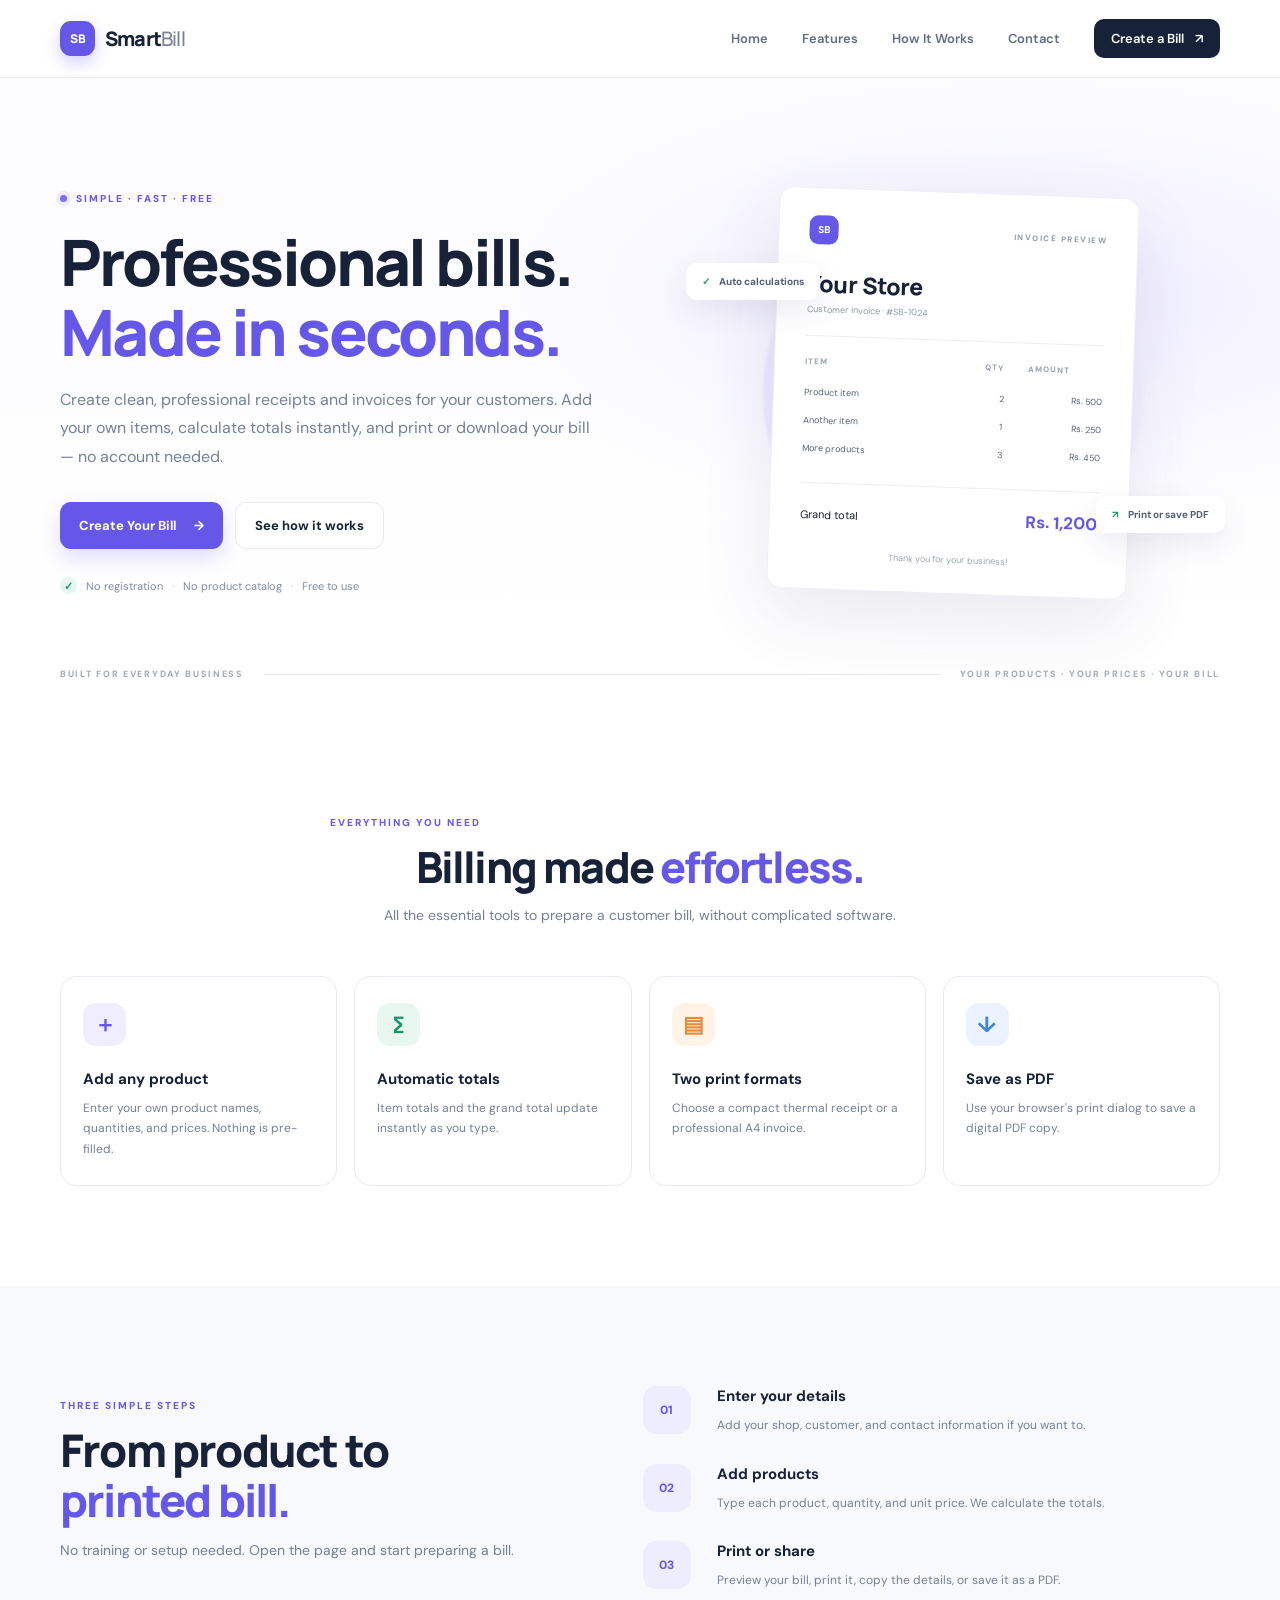
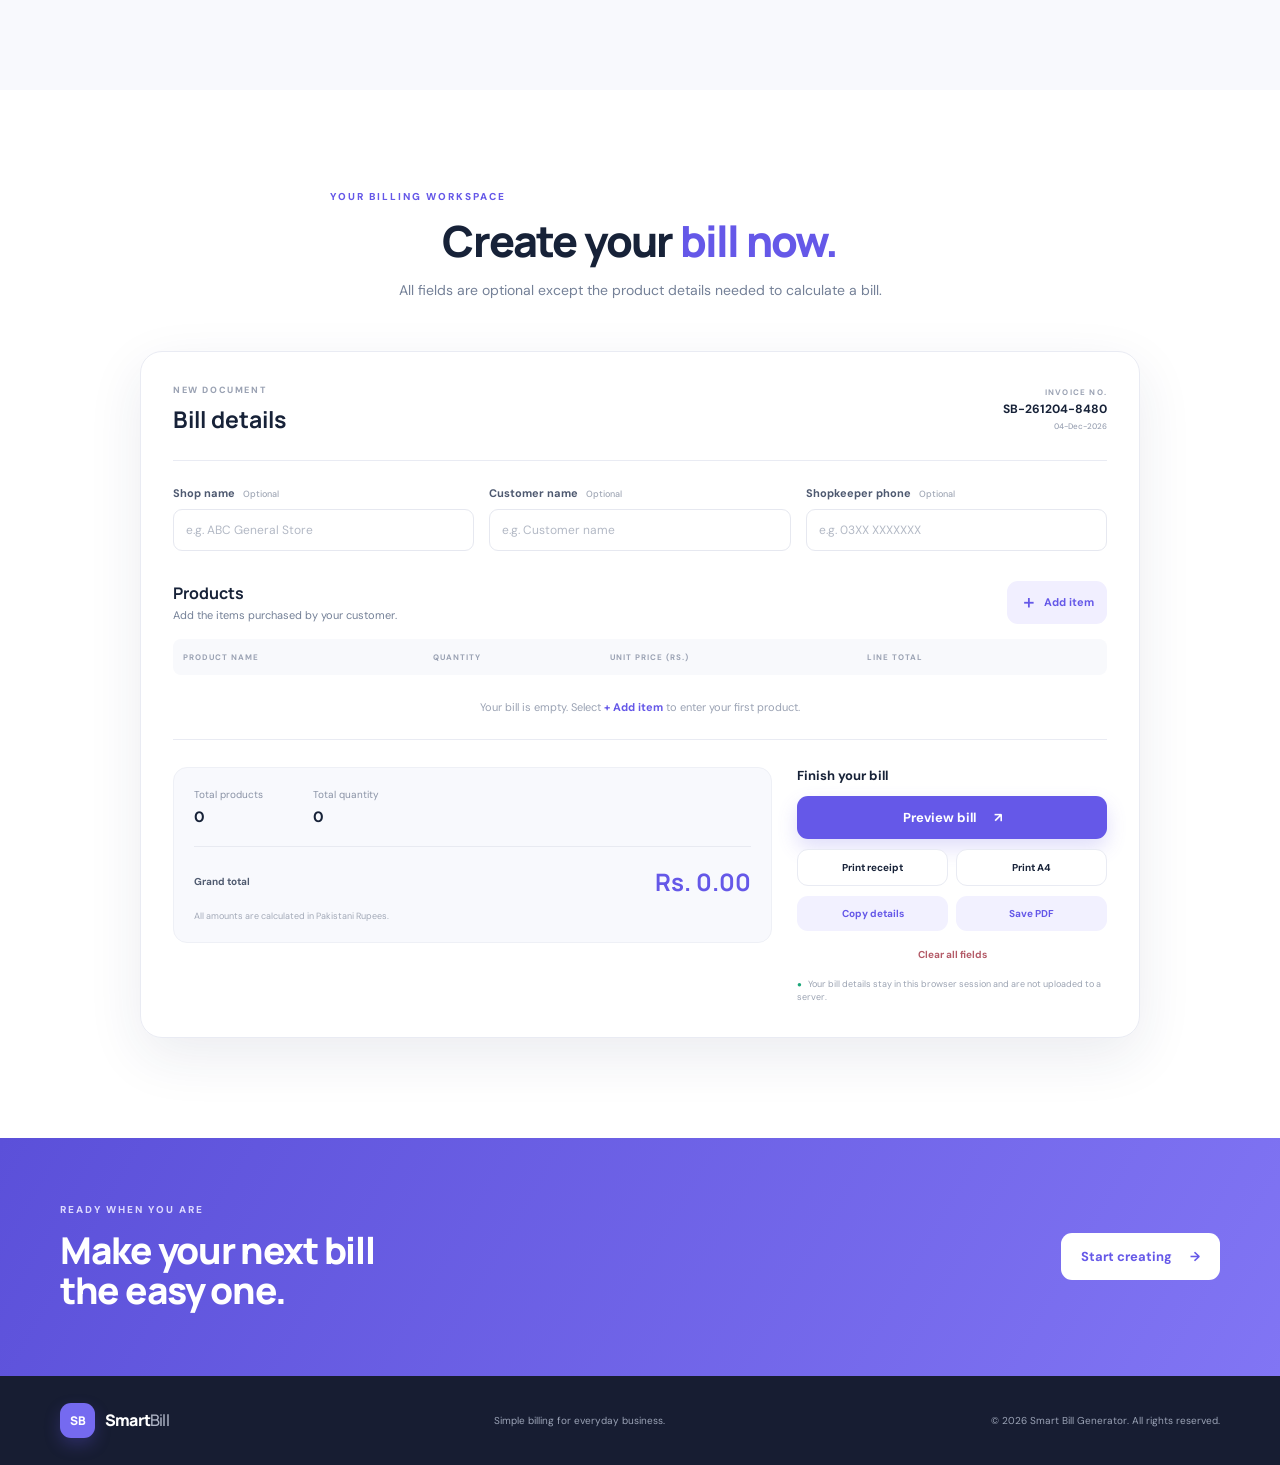
<file: index.html>
<!DOCTYPE html>
<html lang="en">
<head>
  <meta charset="UTF-8">
  <meta name="viewport" content="width=device-width, initial-scale=1.0">
  <meta name="description" content="Create, print, and download professional bills and receipts for free. No registration required.">
  <title>Smart Bill Generator | Create Bills in Seconds</title>
  <link rel="preconnect" href="https://fonts.googleapis.com">
  <link rel="preconnect" href="https://fonts.gstatic.com" crossorigin>
  <link href="https://fonts.googleapis.com/css2?family=DM+Sans:wght@400;500;600;700;800&family=Manrope:wght@400;500;600;700;800&display=swap" rel="stylesheet">
  <link rel="stylesheet" href="css/style.css">
  <link rel="stylesheet" href="css/print.css" media="print">
  <script src="js/script.js" defer></script>
  <meta name="google-site-verification" content="hPEbmywzhPuwJoTHW4BT28P_73M2QfI4AoT07wkZuQk" />
</head>
<body>
  <header class="site-header">
    <div class="container nav-wrap">
      <a class="brand" href="#home" aria-label="Smart Bill Generator home">
        <span class="brand-mark">SB</span>
        <span>Smart<span class="brand-light">Bill</span></span>
      </a>
      <button class="menu-toggle" id="menuToggle" aria-label="Toggle navigation" aria-expanded="false">☰</button>
      <nav class="nav-links" id="navLinks">
        <a href="#home">Home</a>
        <a href="#features">Features</a>
        <a href="#how-it-works">How It Works</a>
        <a href="#contact">Contact</a>
        <a class="nav-cta" href="#generator">Create a Bill <span>↗</span></a>
      </nav>
    </div>
  </header>

  <main>
    <section class="hero section" id="home">
      <div class="container hero-grid">
        <div class="hero-copy">
          <div class="eyebrow"><span class="eyebrow-dot"></span> SIMPLE · FAST · FREE</div>
          <h1>Professional bills.<br><span>Made in seconds.</span></h1>
          <p class="hero-description">Create clean, professional receipts and invoices for your customers. Add your own items, calculate totals instantly, and print or download your bill — no account needed.</p>
          <div class="hero-actions">
            <a class="btn btn-primary" href="#generator">Create Your Bill <span>→</span></a>
            <a class="btn btn-secondary" href="#how-it-works">See how it works</a>
          </div>
          <div class="trust-row"><span class="check-icon">✓</span> No registration <span class="trust-separator">·</span> No product catalog <span class="trust-separator">·</span> Free to use</div>
        </div>
        <div class="hero-visual" aria-label="Sample invoice preview">
          <div class="visual-glow"></div>
          <div class="mini-invoice">
            <div class="mini-top"><span class="mini-logo">SB</span><span class="mini-status">INVOICE PREVIEW</span></div>
            <div class="mini-title">Your Store</div>
            <div class="mini-muted">Customer invoice · #SB-1024</div>
            <div class="mini-line"></div>
            <div class="mini-table-head"><span>ITEM</span><span>QTY</span><span>AMOUNT</span></div>
            <div class="mini-row"><span>Product item</span><span>2</span><span>Rs. 500</span></div>
            <div class="mini-row"><span>Another item</span><span>1</span><span>Rs. 250</span></div>
            <div class="mini-row"><span>More products</span><span>3</span><span>Rs. 450</span></div>
            <div class="mini-line"></div>
            <div class="mini-total"><span>Grand total</span><strong>Rs. 1,200</strong></div>
            <div class="mini-thanks">Thank you for your business!</div>
          </div>
          <div class="float-chip chip-one"><span>✓</span> Auto calculations</div>
          <div class="float-chip chip-two"><span>↗</span> Print or save PDF</div>
        </div>
      </div>
      <div class="hero-bottom container"><span>BUILT FOR EVERYDAY BUSINESS</span><div class="hero-bottom-line"></div><span>YOUR PRODUCTS · YOUR PRICES · YOUR BILL</span></div>
    </section>

    <section class="features section" id="features">
      <div class="container">
        <div class="section-heading">
          <div class="eyebrow">EVERYTHING YOU NEED</div>
          <h2>Billing made <span>effortless.</span></h2>
          <p>All the essential tools to prepare a customer bill, without complicated software.</p>
        </div>
        <div class="feature-grid">
          <article class="feature-card"><div class="feature-icon purple">＋</div><h3>Add any product</h3><p>Enter your own product names, quantities, and prices. Nothing is pre-filled.</p></article>
          <article class="feature-card"><div class="feature-icon green">∑</div><h3>Automatic totals</h3><p>Item totals and the grand total update instantly as you type.</p></article>
          <article class="feature-card"><div class="feature-icon orange">▤</div><h3>Two print formats</h3><p>Choose a compact thermal receipt or a professional A4 invoice.</p></article>
          <article class="feature-card"><div class="feature-icon blue">↓</div><h3>Save as PDF</h3><p>Use your browser's print dialog to save a digital PDF copy.</p></article>
        </div>
      </div>
    </section>

    <section class="how section" id="how-it-works">
      <div class="container how-grid">
        <div class="section-heading align-left">
          <div class="eyebrow">THREE SIMPLE STEPS</div>
          <h2>From product to<br><span>printed bill.</span></h2>
          <p>No training or setup needed. Open the page and start preparing a bill.</p>
        </div>
        <div class="steps">
          <div class="step"><div class="step-number">01</div><div><h3>Enter your details</h3><p>Add your shop, customer, and contact information if you want to.</p></div></div>
          <div class="step"><div class="step-number">02</div><div><h3>Add products</h3><p>Type each product, quantity, and unit price. We calculate the totals.</p></div></div>
          <div class="step"><div class="step-number">03</div><div><h3>Print or share</h3><p>Preview your bill, print it, copy the details, or save it as a PDF.</p></div></div>
        </div>
      </div>
    </section>

    <section class="generator-section section" id="generator">
      <div class="container">
        <div class="section-heading">
          <div class="eyebrow">YOUR BILLING WORKSPACE</div>
          <h2>Create your <span>bill now.</span></h2>
          <p>All fields are optional except the product details needed to calculate a bill.</p>
        </div>

        <div class="workspace">
          <div class="workspace-header">
            <div><div class="workspace-kicker">NEW DOCUMENT</div><h3>Bill details</h3></div>
            <div class="invoice-meta"><span>INVOICE NO.</span><strong id="invoiceNumber">SB-000001</strong><span id="invoiceDate"></span></div>
          </div>

          <div class="details-grid">
            <label class="field"><span>Shop name <em>Optional</em></span><input id="shopName" type="text" placeholder="e.g. ABC General Store" maxlength="70"></label>
            <label class="field"><span>Customer name <em>Optional</em></span><input id="customerName" type="text" placeholder="e.g. Customer name" maxlength="70"></label>
            <label class="field"><span>Shopkeeper phone <em>Optional</em></span><input id="shopPhone" type="tel" placeholder="e.g. 03XX XXXXXXX" maxlength="25"></label>
          </div>

          <div class="items-heading"><div><h3>Products</h3><p>Add the items purchased by your customer.</p></div><button class="btn btn-add" id="addItemBtn" type="button"><span>＋</span> Add item</button></div>
          <div class="table-wrap">
            <table class="items-table">
              <thead><tr><th class="col-product">PRODUCT NAME</th><th>QUANTITY</th><th>UNIT PRICE (RS.)</th><th>LINE TOTAL</th><th></th></tr></thead>
              <tbody id="itemsBody"></tbody>
            </table>
          </div>
          <div class="empty-hint" id="emptyHint">Your bill is empty. Select <strong>+ Add item</strong> to enter your first product.</div>

          <div class="summary-actions">
            <div class="summary-card">
              <div class="summary-stats">
                <div><span>Total products</span><strong id="totalItems">0</strong></div>
                <div><span>Total quantity</span><strong id="totalQuantity">0</strong></div>
              </div>
              <div class="summary-total"><span>Grand total</span><strong id="grandTotal">Rs. 0.00</strong></div>
              <div class="summary-note">All amounts are calculated in Pakistani Rupees.</div>
            </div>
            <div class="action-panel">
              <h4>Finish your bill</h4>
              <button class="btn btn-primary action-btn" id="previewBtn" type="button">Preview bill <span>↗</span></button>
              <div class="action-row"><button class="btn btn-outline" id="receiptBtn" type="button">Print receipt</button><button class="btn btn-outline" id="invoiceBtn" type="button">Print A4</button></div>
              <div class="action-row"><button class="btn btn-soft" id="copyBtn" type="button">Copy details</button><button class="btn btn-soft" id="pdfBtn" type="button">Save PDF</button></div>
              <button class="clear-btn" id="clearBtn" type="button">Clear all fields</button>
              <p class="privacy-note"><span>●</span> Your bill details stay in this browser session and are not uploaded to a server.</p>
            </div>
          </div>
        </div>
      </div>
    </section>

    <section class="bottom-cta section" id="contact">
      <div class="container bottom-cta-inner"><div><div class="eyebrow">READY WHEN YOU ARE</div><h2>Make your next bill<br>the easy one.</h2></div><a class="btn btn-white" href="#generator">Start creating <span>→</span></a></div>
    </section>
  </main>

  <footer class="site-footer"><div class="container footer-inner"><a class="brand footer-brand" href="#home"><span class="brand-mark">SB</span><span>Smart<span class="brand-light">Bill</span></span></a><p>Simple billing for everyday business.</p><span>© <span id="year"></span> Smart Bill Generator. All rights reserved.</span></div></footer>

  <div class="modal-backdrop" id="previewModal" aria-hidden="true">
    <div class="preview-dialog" role="dialog" aria-modal="true" aria-labelledby="previewTitle">
      <div class="preview-header"><div><span class="workspace-kicker">DOCUMENT PREVIEW</span><h3 id="previewTitle">Your bill</h3></div><button class="modal-close" id="closePreview" aria-label="Close preview">×</button></div>
      <div class="preview-paper-wrap"><div id="previewPaper" class="preview-paper"></div></div>
      <div class="preview-footer"><button class="btn btn-outline" id="previewReceipt" type="button">Print receipt</button><button class="btn btn-primary" id="previewA4" type="button">Print A4 invoice</button></div>
    </div>
  </div>
  <div class="toast" id="toast" role="status" aria-live="polite"></div>

  <section id="printArea" aria-hidden="true"></section>
</body>
</html>
</file>
<file: css/style.css>
:root{--ink:#172238;--muted:#748097;--primary:#6558e8;--primary-dark:#5145cf;--lavender:#f1efff;--bg:#f8f9fd;--line:#e9ebf3;--white:#fff;--green:#1d9b72;--shadow:0 18px 55px rgba(35,42,86,.09);--radius:20px}
*{box-sizing:border-box}html{scroll-behavior:smooth;scroll-padding-top:90px}body{margin:0;font-family:"DM Sans",sans-serif;color:var(--ink);background:#fff}a{color:inherit;text-decoration:none}button,input{font:inherit}.container{width:min(1160px,calc(100% - 48px));margin:auto}.section{padding:100px 0}.site-header{height:78px;position:sticky;top:0;z-index:20;background:rgba(255,255,255,.92);backdrop-filter:blur(16px);border-bottom:1px solid rgba(230,232,242,.8)}.nav-wrap{height:100%;display:flex;align-items:center;justify-content:space-between}.brand{display:flex;align-items:center;gap:10px;font-family:Manrope,sans-serif;font-size:20px;font-weight:800;letter-spacing:-.8px}.brand-mark{width:35px;height:35px;border-radius:11px;background:var(--primary);color:white;display:grid;place-items:center;font-size:12px;letter-spacing:-.5px;box-shadow:0 7px 16px #6558e844}.brand-light{font-weight:500;color:#7b8195}.nav-links{display:flex;align-items:center;gap:34px;font-size:13px;font-weight:600;color:#626d82}.nav-links a:hover{color:var(--primary)}.nav-links .nav-cta{padding:11px 17px;border-radius:10px;background:var(--ink);color:#fff}.nav-cta span{margin-left:8px}.menu-toggle{display:none;border:0;background:none;font-size:25px;color:var(--ink)}
.hero{padding:90px 0 36px;background:radial-gradient(ellipse at 80% 35%,#efedff 0,transparent 38%),linear-gradient(180deg,#fcfcff,#fff)}.hero-grid{display:grid;grid-template-columns:1.02fr .98fr;align-items:center;gap:70px;min-height:450px}.eyebrow{font-size:10px;letter-spacing:2px;font-weight:800;color:var(--primary);display:flex;align-items:center;gap:9px}.eyebrow-dot{width:7px;height:7px;border-radius:50%;background:#7b70f2;box-shadow:0 0 0 4px #eeecff}.hero h1,.section-heading h2,.bottom-cta h2{font-family:Manrope,sans-serif;letter-spacing:-2.6px;font-size:clamp(42px,5vw,65px);line-height:1.1;margin:22px 0 18px;font-weight:800}.hero h1 span,.section-heading h2 span{color:var(--primary)}.hero-description{font-size:16px;line-height:1.8;color:var(--muted);max-width:540px}.hero-actions{display:flex;gap:12px;margin-top:30px;flex-wrap:wrap}.btn{border:0;border-radius:11px;padding:14px 19px;font-size:13px;font-weight:700;cursor:pointer;display:inline-flex;align-items:center;justify-content:center;gap:18px;transition:.2s ease}.btn:hover{transform:translateY(-2px)}.btn-primary{background:var(--primary);color:#fff;box-shadow:0 9px 20px #6558e833}.btn-primary:hover{background:var(--primary-dark)}.btn-secondary,.btn-outline{background:#fff;border:1px solid var(--line);color:var(--ink)}.trust-row{display:flex;align-items:center;gap:9px;margin-top:28px;font-size:11px;color:#828ba0;flex-wrap:wrap}.check-icon{width:17px;height:17px;display:grid;place-items:center;background:#e6f7f0;color:#15966c;border-radius:50%;font-weight:800}.trust-separator{color:#c5cad5}.hero-visual{height:440px;position:relative;display:grid;place-items:center}.visual-glow{position:absolute;width:380px;height:380px;border-radius:50%;background:linear-gradient(140deg,#e8e5ff,#f8f7ff);filter:blur(1px)}.mini-invoice{position:relative;background:white;width:min(360px,85%);padding:27px 30px;border-radius:15px;box-shadow:0 25px 70px #3c39701c;transform:rotate(2deg);border:1px solid #f0eff8}.mini-top{display:flex;justify-content:space-between;align-items:center}.mini-logo{width:29px;height:29px;border-radius:9px;background:var(--primary);color:white;display:grid;place-items:center;font-size:10px;font-weight:800}.mini-status{font-size:8px;letter-spacing:1.5px;color:#9299aa;font-weight:700}.mini-title{font-family:Manrope;font-size:23px;font-weight:800;margin-top:23px}.mini-muted{font-size:9px;color:#9299aa;margin-top:4px}.mini-line{height:1px;background:#eceef4;margin:20px 0}.mini-table-head,.mini-row{display:grid;grid-template-columns:1fr 35px 75px;gap:8px;font-size:9px}.mini-table-head{color:#9ba2b1;font-size:8px;font-weight:800;letter-spacing:1px;margin-bottom:12px}.mini-row{color:#586176;padding:8px 0}.mini-row span:last-child{text-align:right}.mini-row span:nth-child(2){text-align:center}.mini-total{display:flex;justify-content:space-between;align-items:center;font-size:11px}.mini-total strong{font-size:17px;color:var(--primary)}.mini-thanks{text-align:center;margin-top:24px;color:#9ca3b2;font-size:9px}.float-chip{position:absolute;background:white;padding:12px 16px;border-radius:11px;box-shadow:0 12px 30px #29255a16;font-size:10px;font-weight:700;color:#525d73}.float-chip span{color:var(--green);margin-right:7px}.chip-one{left:0;top:90px}.chip-two{right:-5px;bottom:80px}.hero-bottom{display:flex;align-items:center;gap:20px;margin-top:50px;color:#a2a8b7;font-size:9px;letter-spacing:1.7px;font-weight:700}.hero-bottom-line{height:1px;background:#e9eaf1;flex:1}
.features{background:#fff}.section-heading{text-align:center;max-width:620px;margin:0 auto 48px}.section-heading h2{font-size:43px;letter-spacing:-1.8px;margin:14px 0}.section-heading p{color:var(--muted);line-height:1.7;font-size:14px}.feature-grid{display:grid;grid-template-columns:repeat(4,1fr);gap:17px}.feature-card{border:1px solid var(--line);border-radius:17px;padding:26px 22px;transition:.25s}.feature-card:hover{transform:translateY(-5px);box-shadow:var(--shadow);border-color:#dedbff}.feature-icon{width:43px;height:43px;border-radius:13px;display:grid;place-items:center;font-size:22px;font-weight:700;margin-bottom:23px}.purple{background:#f0edff;color:#6558e8}.green{background:#e8f8f1;color:#15966c}.orange{background:#fff2e7;color:#e58a35}.blue{background:#eaf3ff;color:#4286d7}.feature-card h3,.step h3{font-size:15px;margin:0 0 9px}.feature-card p,.step p{font-size:12px;color:var(--muted);line-height:1.7;margin:0}
.how{background:#f8f9fd}.how-grid{display:grid;grid-template-columns:.9fr 1.1fr;gap:110px;align-items:center}.align-left{text-align:left;margin:0}.align-left h2{font-size:45px}.steps{display:grid;gap:28px}.step{display:grid;grid-template-columns:55px 1fr;gap:19px;align-items:start}.step-number{width:48px;height:48px;border-radius:14px;background:#eeecff;color:var(--primary);display:grid;place-items:center;font-weight:800;font-size:12px}
.generator-section{background:#fff}.workspace{max-width:1000px;margin:auto;border:1px solid var(--line);border-radius:22px;padding:32px;box-shadow:var(--shadow)}.workspace-header{display:flex;justify-content:space-between;align-items:center;padding-bottom:25px;border-bottom:1px solid var(--line)}.workspace-kicker{font-size:9px;letter-spacing:1.6px;font-weight:800;color:#9aa2b3}.workspace-header h3,.preview-header h3{font-family:Manrope;font-size:23px;margin:7px 0 0}.invoice-meta{text-align:right;display:grid;gap:4px}.invoice-meta span{font-size:8px;letter-spacing:1.2px;color:#9aa2b3;font-weight:700}.invoice-meta strong{font-size:12px}.invoice-meta span:last-child{letter-spacing:0;font-weight:500}.details-grid{display:grid;grid-template-columns:repeat(3,1fr);gap:15px;padding:25px 0 30px}.field{display:grid;gap:9px}.field>span{font-size:11px;font-weight:700;color:#4e5970}.field em{font-style:normal;font-weight:500;color:#a1a8b6;font-size:9px;margin-left:5px}.field input,.item-input{width:100%;border:1px solid #e6e8f0;border-radius:9px;padding:12px 12px;color:var(--ink);outline:none;background:#fff;font-size:12px;min-width:0}.field input:focus,.item-input:focus{border-color:#9d96f5;box-shadow:0 0 0 3px #6558e812}.field input::placeholder,.item-input::placeholder{color:#b3b9c5}.items-heading{display:flex;justify-content:space-between;align-items:center;margin-bottom:15px}.items-heading h3{font-family:Manrope;font-size:16px;margin:0 0 4px}.items-heading p{font-size:11px;color:var(--muted);margin:0}.btn-add{padding:10px 13px;background:var(--lavender);color:var(--primary);font-size:11px;gap:7px}.btn-add span{font-size:17px}.table-wrap{overflow-x:auto}.items-table{width:100%;border-collapse:collapse;min-width:650px}.items-table th{text-align:left;font-size:8px;letter-spacing:1px;color:#9aa2b3;background:#f8f9fc;padding:13px 10px}.items-table th:first-child{border-radius:8px 0 0 8px}.items-table th:last-child{border-radius:0 8px 8px 0}.items-table td{padding:9px 7px;border-bottom:1px solid #f0f1f6}.items-table .item-input{padding:10px;font-size:11px}.items-table .item-name{min-width:190px}.items-table .qty-input{width:90px}.items-table .price-input{width:125px}.line-total{font-size:11px;font-weight:700;white-space:nowrap}.remove-btn{border:0;background:#fff0f1;color:#d35b69;width:29px;height:29px;border-radius:8px;cursor:pointer;font-size:17px}.empty-hint{padding:25px 12px;text-align:center;color:#9aa2b3;font-size:11px;border-bottom:1px solid var(--line)}.empty-hint strong{color:var(--primary)}.summary-actions{display:grid;grid-template-columns:1fr 310px;gap:25px;margin-top:27px;align-items:start}.summary-card{background:#f8f9fd;border:1px solid #eef0f6;border-radius:14px;padding:20px}.summary-stats{display:flex;gap:50px;padding-bottom:19px;border-bottom:1px solid #e8eaf1}.summary-stats div{display:grid;gap:6px}.summary-stats span,.summary-total span{font-size:10px;color:#8992a5}.summary-stats strong{font-size:15px}.summary-total{display:flex;align-items:center;justify-content:space-between;padding-top:18px}.summary-total span{font-weight:700;color:#505b70}.summary-total strong{font-family:Manrope;font-size:24px;color:var(--primary)}.summary-note{font-size:9px;color:#a2a9b7;margin-top:12px}.action-panel{display:grid;gap:10px}.action-panel h4{font-size:13px;margin:0 0 2px}.action-btn{width:100%;padding:13px}.action-row{display:flex;gap:8px}.action-row .btn{flex:1;padding:11px 7px;font-size:10px;gap:5px}.btn-soft{background:#f2f1ff;color:var(--primary)}.clear-btn{background:none;border:0;color:#b45b68;font-size:10px;font-weight:700;cursor:pointer;padding:7px}.privacy-note{font-size:9px;color:#9ba3b2;line-height:1.5;margin:0}.privacy-note span{color:#1ca77a;font-size:8px;margin-right:4px}
.bottom-cta{padding:65px 0;background:linear-gradient(120deg,#5b50d9,#8175f4);color:white}.bottom-cta-inner{display:flex;align-items:center;justify-content:space-between}.bottom-cta .eyebrow{color:#dcd9ff}.bottom-cta h2{font-size:37px;letter-spacing:-1.3px;margin:14px 0 0}.btn-white{background:white;color:var(--primary);padding:15px 20px}.site-footer{background:#171d32;color:#fff;padding:27px 0}.footer-inner{display:flex;align-items:center;justify-content:space-between;gap:20px}.footer-brand{font-size:16px}.footer-brand .brand-mark{background:#756af0}.footer-brand .brand-light{color:#aeb4c5}.footer-inner p,.footer-inner>span{font-size:10px;color:#9ba3b6;margin:0}
.modal-backdrop{position:fixed;inset:0;background:#10152bbd;z-index:50;display:none;align-items:center;justify-content:center;padding:20px}.modal-backdrop.open{display:flex}.preview-dialog{width:min(700px,100%);max-height:92vh;background:#f6f7fb;border-radius:18px;display:flex;flex-direction:column;overflow:hidden}.preview-header{padding:20px 24px;display:flex;justify-content:space-between;align-items:center;background:#fff}.preview-header h3{font-size:18px}.modal-close{border:0;background:#f1f2f7;border-radius:50%;width:32px;height:32px;font-size:22px;cursor:pointer;color:#697287}.preview-paper-wrap{padding:24px;overflow:auto}.preview-paper{background:#fff;max-width:570px;margin:auto;padding:35px;box-shadow:0 8px 25px #2222}.preview-footer{background:#fff;padding:15px 22px;display:flex;justify-content:flex-end;gap:10px}.preview-footer .btn{font-size:11px;padding:11px 15px}.toast{position:fixed;bottom:25px;left:50%;transform:translate(-50%,20px);opacity:0;pointer-events:none;background:#20283e;color:white;padding:12px 18px;border-radius:10px;font-size:12px;z-index:80;transition:.25s;box-shadow:0 8px 25px #1113}.toast.show{opacity:1;transform:translate(-50%,0)}#printArea{display:none}
.bill-document{color:#20283b;font-family:Arial,sans-serif;font-size:12px}.bill-doc-head{display:flex;justify-content:space-between;gap:15px;border-bottom:2px solid #6558e8;padding-bottom:17px}.bill-doc-brand{font-size:23px;font-weight:800;color:#6558e8}.bill-doc-sub{color:#778095;font-size:10px;margin-top:5px}.bill-doc-meta{text-align:right;color:#596278;font-size:10px;line-height:1.8}.bill-doc-customer{display:flex;justify-content:space-between;gap:15px;padding:17px 0}.bill-doc-customer strong{display:block;font-size:10px;color:#8c94a5;margin-bottom:5px;text-transform:uppercase}.bill-doc-table{width:100%;border-collapse:collapse;margin:12px 0}.bill-doc-table th{background:#f2f1ff;color:#6558e8;text-align:left;font-size:9px;padding:10px 8px}.bill-doc-table td{padding:10px 8px;border-bottom:1px solid #eceef3;font-size:10px}.bill-doc-table td:not(:first-child),.bill-doc-table th:not(:first-child){text-align:right}.bill-doc-total{margin-left:auto;width:220px;padding-top:12px}.bill-doc-total div{display:flex;justify-content:space-between;padding:5px 0}.bill-doc-total .grand{border-top:1px solid #dfe1e9;margin-top:5px;padding-top:10px;font-weight:800;font-size:16px;color:#6558e8}.bill-doc-thanks{text-align:center;border-top:1px dashed #dfe1e9;margin-top:25px;padding-top:15px;color:#8991a2;font-size:10px}.receipt-mode{max-width:300px;margin:auto;font-family:monospace;font-size:11px;color:#111}.receipt-mode .bill-doc-head{display:block;text-align:center;border-bottom:1px dashed #333;padding-bottom:10px}.receipt-mode .bill-doc-brand{font-size:17px;color:#111}.receipt-mode .bill-doc-meta{text-align:center;margin-top:8px;color:#333}.receipt-mode .bill-doc-customer{display:block;padding:10px 0}.receipt-mode .bill-doc-customer>div{margin:4px 0}.receipt-mode .bill-doc-customer strong{display:inline;color:#333;margin:0 4px 0 0}.receipt-mode .bill-doc-table th{background:#eee;color:#111}.receipt-mode .bill-doc-table th,.receipt-mode .bill-doc-table td{font-size:9px;padding:7px 4px}.receipt-mode .bill-doc-total{width:100%}.receipt-mode .bill-doc-total .grand{color:#111}.receipt-mode .bill-doc-thanks{border-top:1px dashed #333;color:#333}
@media(max-width:900px){.hero-grid{gap:25px}.feature-grid{grid-template-columns:repeat(2,1fr)}.how-grid{gap:50px}.summary-actions{grid-template-columns:1fr 280px}}
@media(max-width:680px){.container{width:min(100% - 32px,560px)}.site-header{height:68px}.menu-toggle{display:block}.nav-links{display:none;position:absolute;top:67px;left:0;right:0;background:white;padding:20px 24px 24px;box-shadow:0 15px 25px #1111;flex-direction:column;align-items:stretch;gap:18px}.nav-links.open{display:flex}.nav-links .nav-cta{text-align:center}.section{padding:70px 0}.hero{padding:55px 0 28px}.hero-grid{grid-template-columns:1fr;gap:15px}.hero h1{font-size:46px}.hero-description{font-size:14px}.hero-visual{height:360px}.visual-glow{width:300px;height:300px}.mini-invoice{width:300px;padding:22px}.chip-one{left:0;top:45px}.chip-two{right:0;bottom:45px}.hero-bottom{font-size:7px;gap:10px;margin-top:25px}.section-heading h2{font-size:35px}.feature-grid{gap:10px}.feature-card{padding:19px 15px}.feature-card h3{font-size:13px}.feature-card p{font-size:11px}.how-grid{grid-template-columns:1fr;gap:35px}.align-left h2{font-size:38px}.workspace{padding:20px 14px;border-radius:16px}.workspace-header{align-items:flex-start}.workspace-header h3{font-size:20px}.details-grid{grid-template-columns:1fr;gap:13px;padding:20px 0 25px}.summary-actions{grid-template-columns:1fr;gap:18px}.summary-stats{gap:35px}.action-panel{max-width:none}.bottom-cta-inner{align-items:flex-start;gap:25px;flex-direction:column}.bottom-cta h2{font-size:32px}.footer-inner{flex-wrap:wrap}.footer-inner p{order:3;width:100%}.preview-paper-wrap{padding:12px}.preview-paper{padding:20px}.preview-footer{padding:12px;flex-wrap:wrap}.preview-footer .btn{flex:1}.bill-doc-brand{font-size:18px}}
@media(prefers-reduced-motion:reduce){*,*::before,*::after{scroll-behavior:auto!important;transition:none!important;animation:none!important}}
</file>
<file: css/print.css>
@page{size:A4;margin:15mm}
@media print{
  body{background:#fff!important;color:#111!important}
  body *{visibility:hidden!important}
  #printArea,#printArea *{visibility:visible!important}
  #printArea{display:block!important;position:absolute;left:0;top:0;width:100%;margin:0;padding:0}
  .bill-document{display:block!important;width:100%;max-width:none!important;box-shadow:none!important}
  .receipt-mode{width:72mm!important;max-width:72mm!important;margin:0 auto!important;font-size:10px!important}
  body.printing-receipt #printArea{width:72mm!important;margin:0 auto!important}
  body.printing-receipt .bill-document{width:72mm!important;max-width:72mm!important}
  body.printing-receipt .bill-doc-table{width:100%!important;table-layout:fixed}
  body.printing-receipt .bill-doc-table th:first-child,body.printing-receipt .bill-doc-table td:first-child{width:38%}
  body.printing-receipt .bill-doc-table th,body.printing-receipt .bill-doc-table td{overflow-wrap:anywhere}
  .bill-doc-table{page-break-inside:auto}
  .bill-doc-table tr{page-break-inside:avoid;page-break-after:auto}
  .bill-doc-head,.bill-doc-total,.bill-doc-thanks{page-break-inside:avoid}
}
</file>
